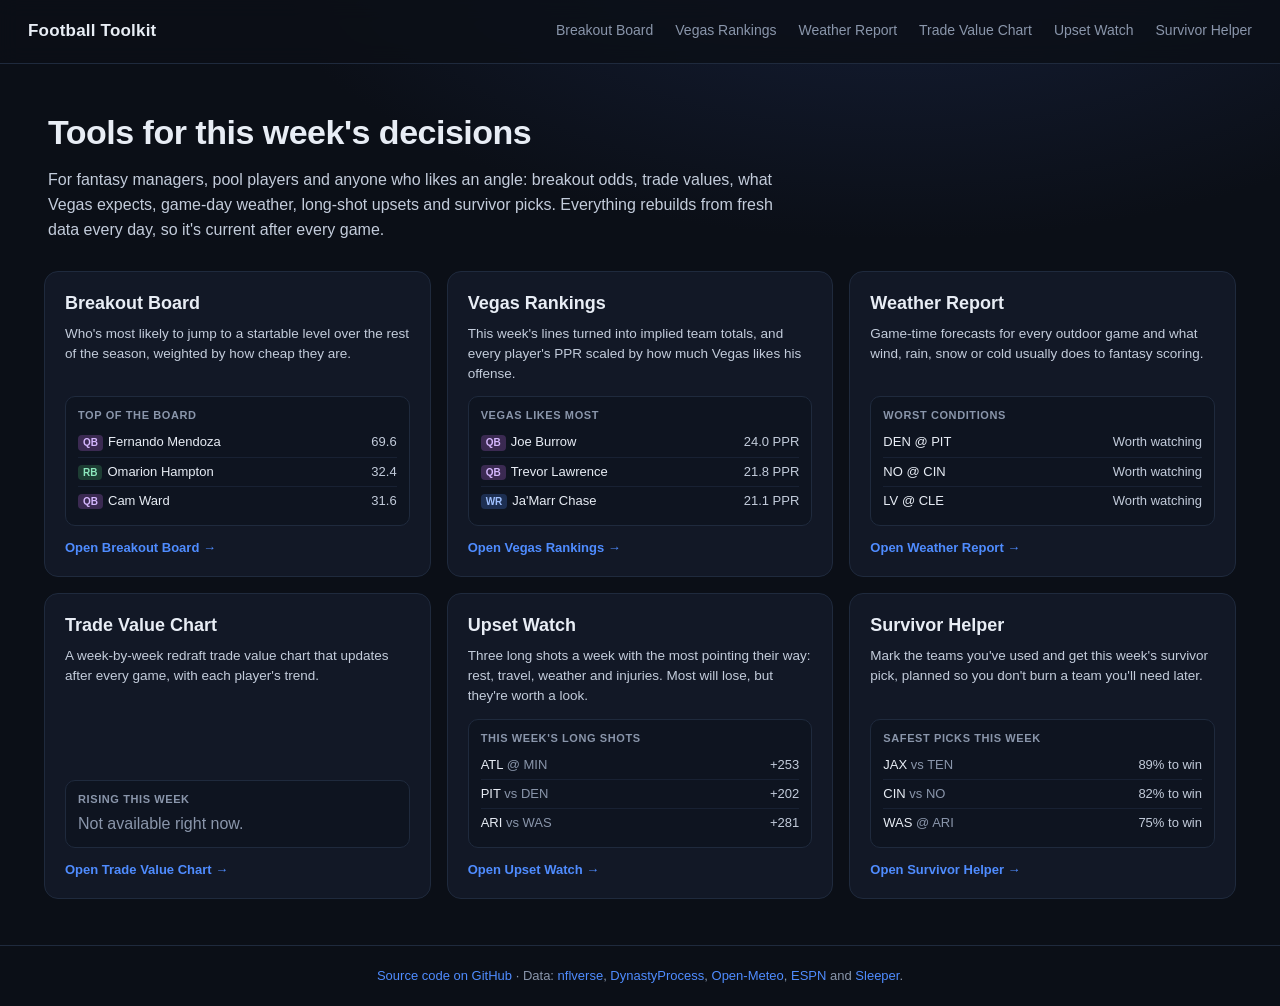
<file: docs/index.html>
<!DOCTYPE html>
<html lang="en">
<head>
<meta charset="utf-8" />
<meta name="viewport" content="width=device-width, initial-scale=1" />
<title>Football Toolkit</title>
<meta name="description" content="Football tools that update themselves every week: fantasy breakouts and trade values, Vegas rankings, game-day weather, upset long shots and a survivor pool helper." />
<link rel="stylesheet" href="assets/site.css" />
</head>
<body>
<header class="topbar" id="topbar" data-page="home"></header>
<script src="assets/common.js"></script>

<main>
  <section class="hero home-hero">
    <h2>Tools for this week's decisions</h2>
    <p>For fantasy managers, pool players and anyone who likes an angle: breakout odds, trade values, what Vegas expects,
      game-day weather, long-shot upsets and survivor picks. Everything rebuilds from fresh data every day, so it's
      current after every game.</p>
  </section>

  <div class="tool-grid" id="tools"></div>
</main>

<footer><p>Data: <a href="https://github.com/nflverse" target="_blank" rel="noopener">nflverse</a>,
  <a href="https://github.com/dynastyprocess/data" target="_blank" rel="noopener">DynastyProcess</a>,
  <a href="https://open-meteo.com" target="_blank" rel="noopener">Open-Meteo</a>,
  <a href="https://fantasy.espn.com" target="_blank" rel="noopener">ESPN</a>
  and <a href="https://docs.sleeper.com" target="_blank" rel="noopener">Sleeper</a>.</p></footer>

<script src="home.js"></script>
</body>
</html>
</file>
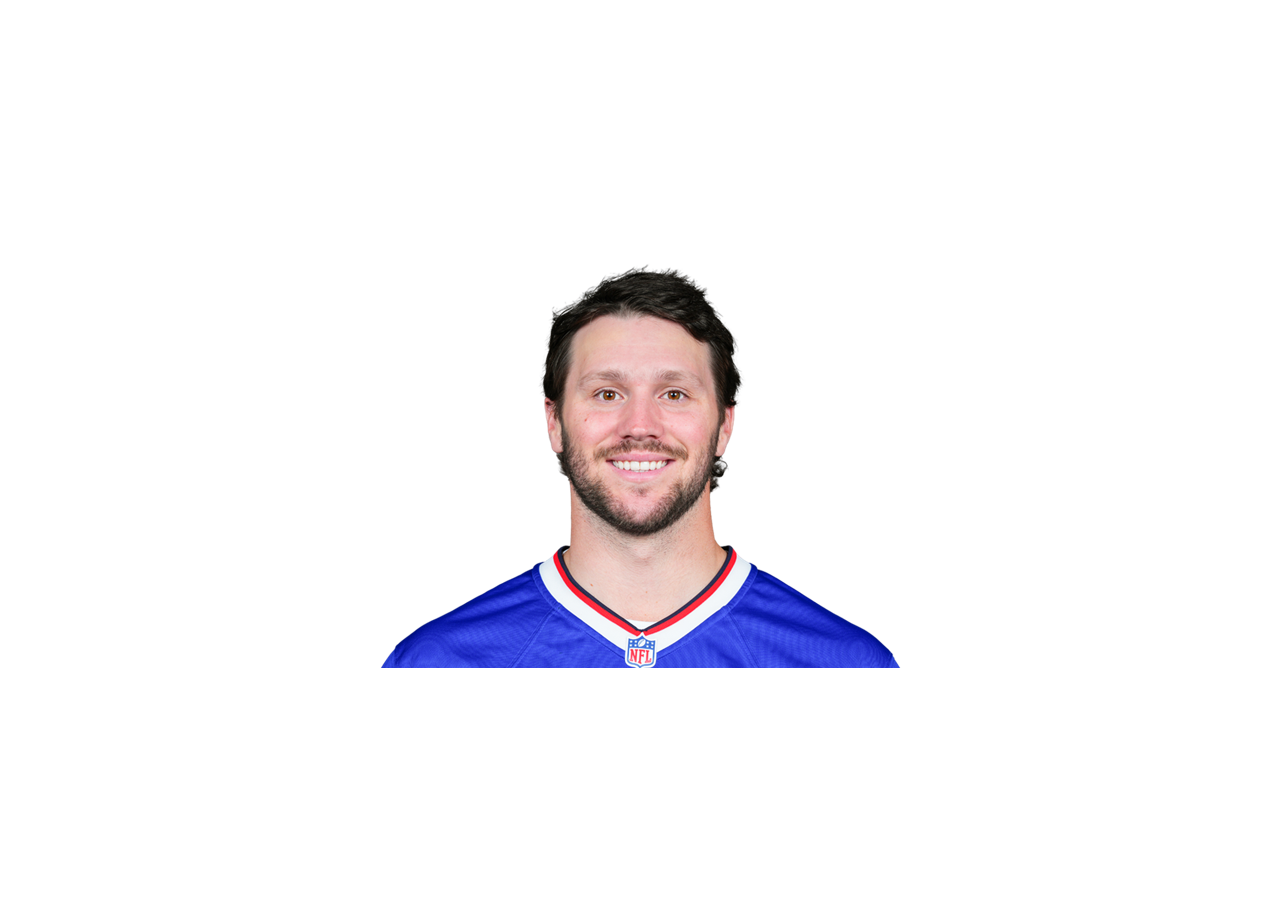
<file: docs/joshallen/index.html>
<!DOCTYPE html>
<html lang="en">
<head>
<meta charset="utf-8" />
<meta name="viewport" content="width=device-width, initial-scale=1" />
<meta name="robots" content="noindex" />
<title>Josh Allen</title>
<style>
  html,body{margin:0;height:100%;background:#fff}
  body{display:flex;align-items:center;justify-content:center}
  img{max-width:100%;max-height:100vh}
</style>
</head>
<body>
<img src="josh-allen.png" alt="Josh Allen" />
</body>
</html>
</file>
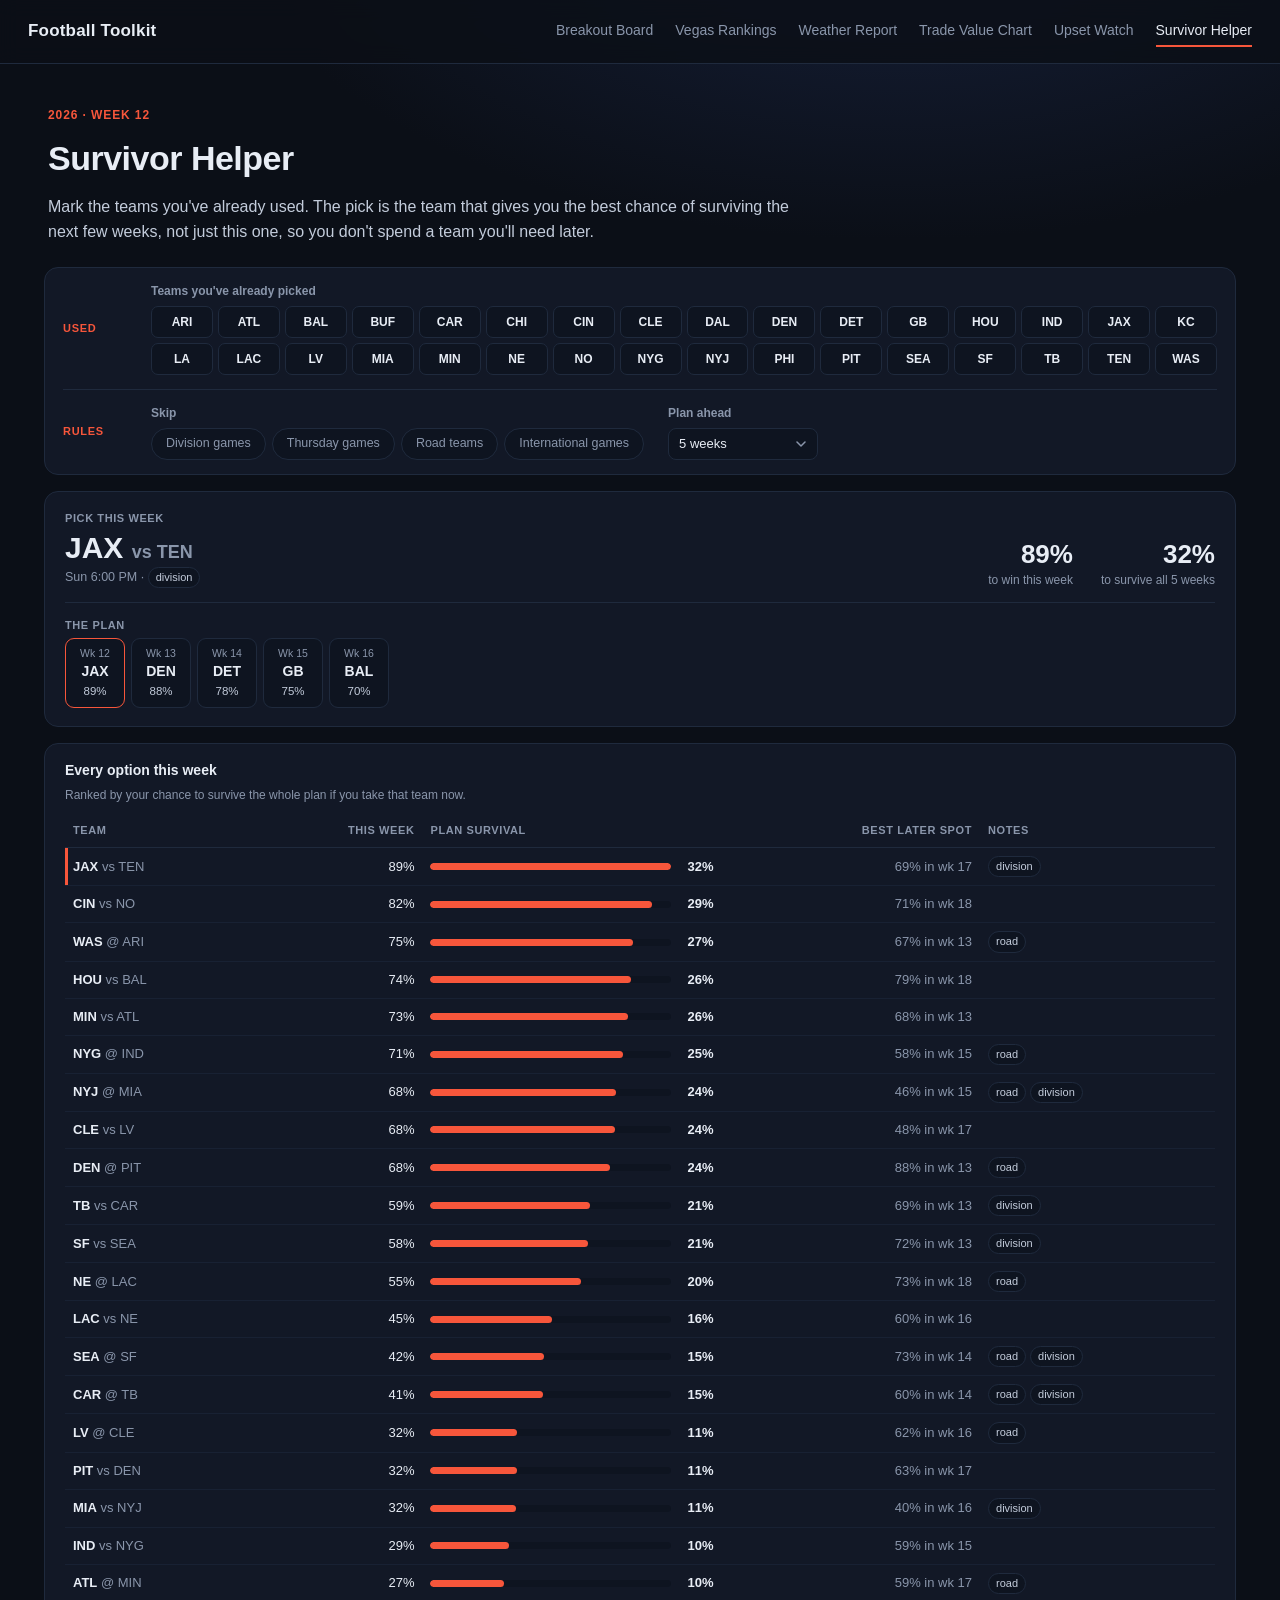
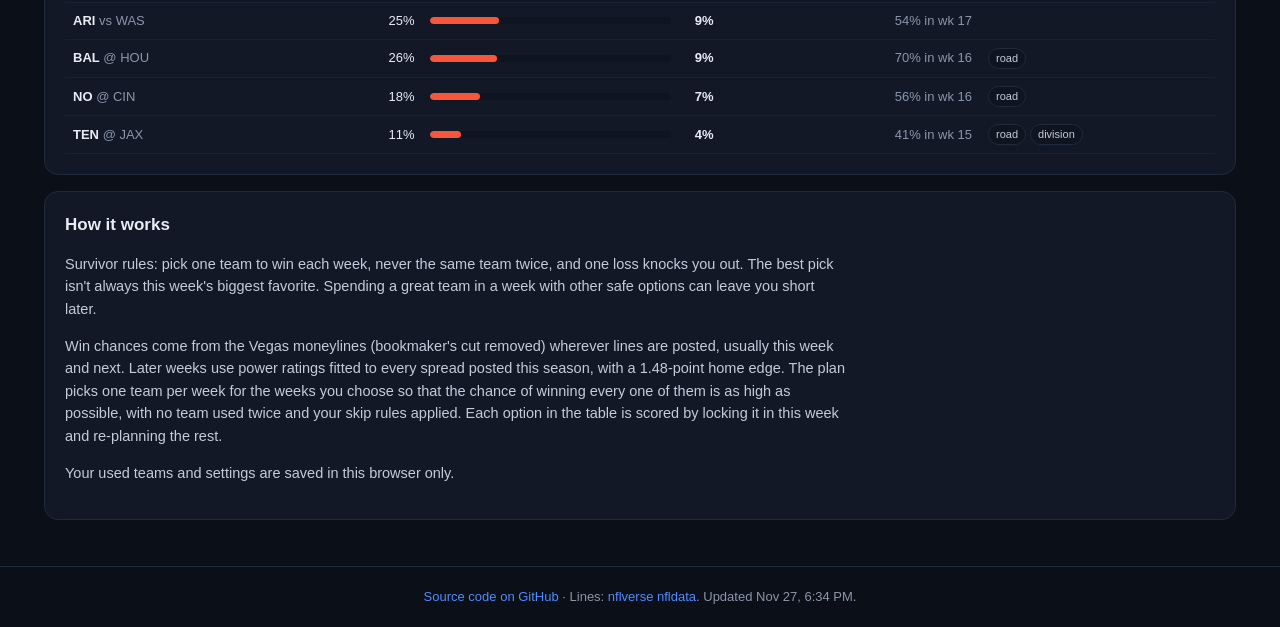
<file: docs/survivor/index.html>
<!DOCTYPE html>
<html lang="en">
<head>
<meta charset="utf-8" />
<meta name="viewport" content="width=device-width, initial-scale=1" />
<title>Survivor Helper</title>
<meta name="description" content="Survivor pool helper: mark the teams you've used and get this week's pick, planned so you don't burn a team you'll need later." />
<link rel="stylesheet" href="../assets/site.css" />
</head>
<body>
<header class="topbar" id="topbar" data-page="survivor"></header>
<script src="../assets/common.js"></script>

<main>
  <section class="hero">
    <p class="eyebrow" id="asof">Loading…</p>
    <h2>Survivor Helper</h2>
    <p>Mark the teams you've already used. The pick is the team that gives you the best chance of surviving the next few
      weeks, not just this one, so you don't spend a team you'll need later.</p>
  </section>

  <section class="controls" aria-label="Survivor setup">
    <div class="ctl-row">
      <span class="row-l">Used</span>
      <div class="ctl grow-1">
        <span class="ctl-l">Teams you've already picked <button class="link-btn" id="clear-used" hidden>Clear</button></span>
        <div class="team-grid" id="team-grid"></div>
      </div>
    </div>
    <div class="ctl-row scoring">
      <span class="row-l">Rules</span>
      <div class="ctl ctl-pos">
        <span class="ctl-l">Skip</span>
        <div class="chips" id="skip-chips"></div>
      </div>
      <div class="ctl">
        <label class="ctl-l" for="horizon">Plan ahead</label>
        <select id="horizon">
          <option value="1">This week only</option>
          <option value="3">3 weeks</option>
          <option value="5" selected>5 weeks</option>
          <option value="8">8 weeks</option>
          <option value="99">Rest of season</option>
        </select>
      </div>
    </div>
  </section>

  <div class="sv-rec" id="rec"></div>

  <section class="panel spaced-top">
    <h4>Every option this week</h4>
    <p class="sub">Ranked by your chance to survive the whole plan if you take that team now.</p>
    <div class="table-wrap">
      <table class="board" id="options">
        <thead><tr>
          <th>Team</th>
          <th class="num" title="Chance to win this week">This week</th>
          <th title="Chance to survive every week of the plan, taking this team now">Plan survival</th>
          <th class="num hide-sm" title="This team's best remaining spot after this week">Best later spot</th>
          <th class="hide-sm">Notes</th>
        </tr></thead>
        <tbody></tbody>
      </table>
    </div>
  </section>

  <section class="panel prose spaced-top">
    <h3>How it works</h3>
    <div id="method"></div>
  </section>
</main>

<footer><p>Lines: <a href="https://github.com/nflverse/nfldata" target="_blank" rel="noopener">nflverse nfldata</a>. <span id="generated"></span></p></footer>

<script src="survivor.js"></script>
</body>
</html>
</file>
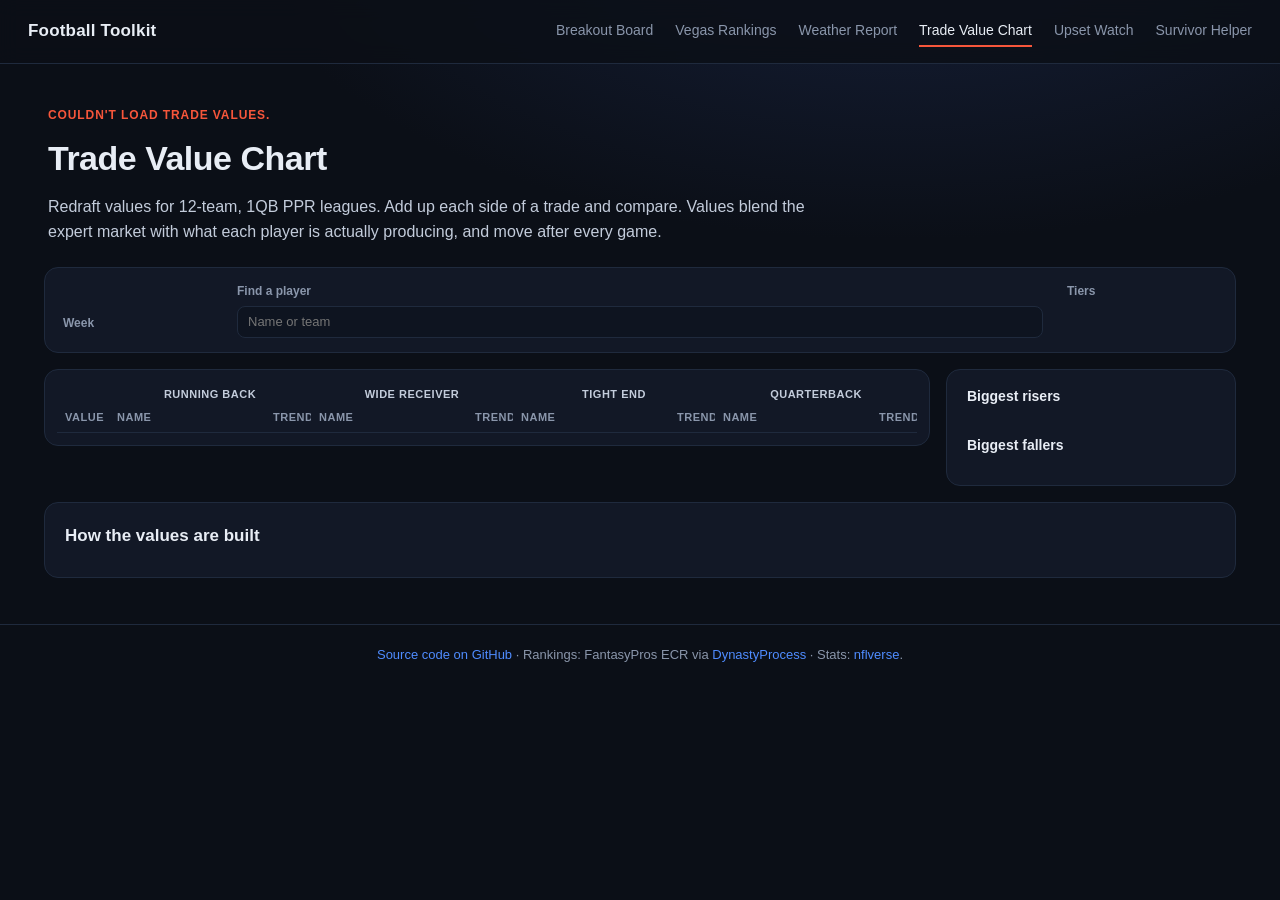
<file: docs/trade/index.html>
<!DOCTYPE html>
<html lang="en">
<head>
<meta charset="utf-8" />
<meta name="viewport" content="width=device-width, initial-scale=1" />
<title>Trade Value Chart</title>
<meta name="description" content="A week-by-week redraft fantasy football trade value chart (12-team, 1QB, PPR) that updates after every game." />
<link rel="stylesheet" href="../assets/site.css" />
</head>
<body>
<header class="topbar" id="topbar" data-page="trade"></header>
<script src="../assets/common.js"></script>

<main>
  <section class="hero">
    <p class="eyebrow" id="asof">Loading…</p>
    <h2>Trade Value Chart</h2>
    <p>Redraft values for 12-team, 1QB PPR leagues. Add up each side of a trade and compare. Values blend the expert
      market with what each player is actually producing, and move after every game.</p>
  </section>

  <section class="controls" aria-label="Chart controls">
    <div class="ctl-row">
      <div class="ctl"><span class="ctl-l">Week</span><div class="chips" id="week-chips"></div></div>
      <div class="ctl grow-1">
        <label class="ctl-l" for="search">Find a player</label>
        <input id="search" type="search" placeholder="Name or team" autocomplete="off" />
      </div>
      <div class="ctl tiers-ctl"><span class="ctl-l">Tiers</span><div class="tier-legend" id="tier-legend"></div></div>
    </div>
  </section>

  <div class="trade-layout">
    <section class="panel trade-panel">
      <div class="table-wrap">
        <table class="trade" id="trade">
          <colgroup><col class="c-val"><col><col class="c-tr"><col><col class="c-tr"><col><col class="c-tr"><col><col class="c-tr"></colgroup>
          <thead>
            <tr class="grp"><th></th><th colspan="2">Running back</th><th colspan="2">Wide receiver</th>
              <th colspan="2">Tight end</th><th colspan="2">Quarterback</th></tr>
            <tr><th class="num">Value</th>
              <th>Name</th><th class="num">Trend</th><th>Name</th><th class="num">Trend</th>
              <th>Name</th><th class="num">Trend</th><th>Name</th><th class="num">Trend</th></tr>
          </thead>
          <tbody></tbody>
        </table>
      </div>
    </section>
    <aside class="panel movers">
      <h4>Biggest risers</h4>
      <ul class="missed" id="risers"></ul>
      <h4 class="spaced">Biggest fallers</h4>
      <ul class="missed" id="fallers"></ul>
    </aside>
  </div>

  <section class="panel prose spaced-top">
    <h3>How the values are built</h3>
    <div id="trade-method"></div>
  </section>
</main>

<footer><p>Rankings: FantasyPros ECR via <a href="https://github.com/dynastyprocess/data" target="_blank" rel="noopener">DynastyProcess</a> ·
  Stats: <a href="https://github.com/nflverse/nflverse-data" target="_blank" rel="noopener">nflverse</a>. <span id="generated"></span></p></footer>

<script src="trade.js"></script>
</body>
</html>
</file>
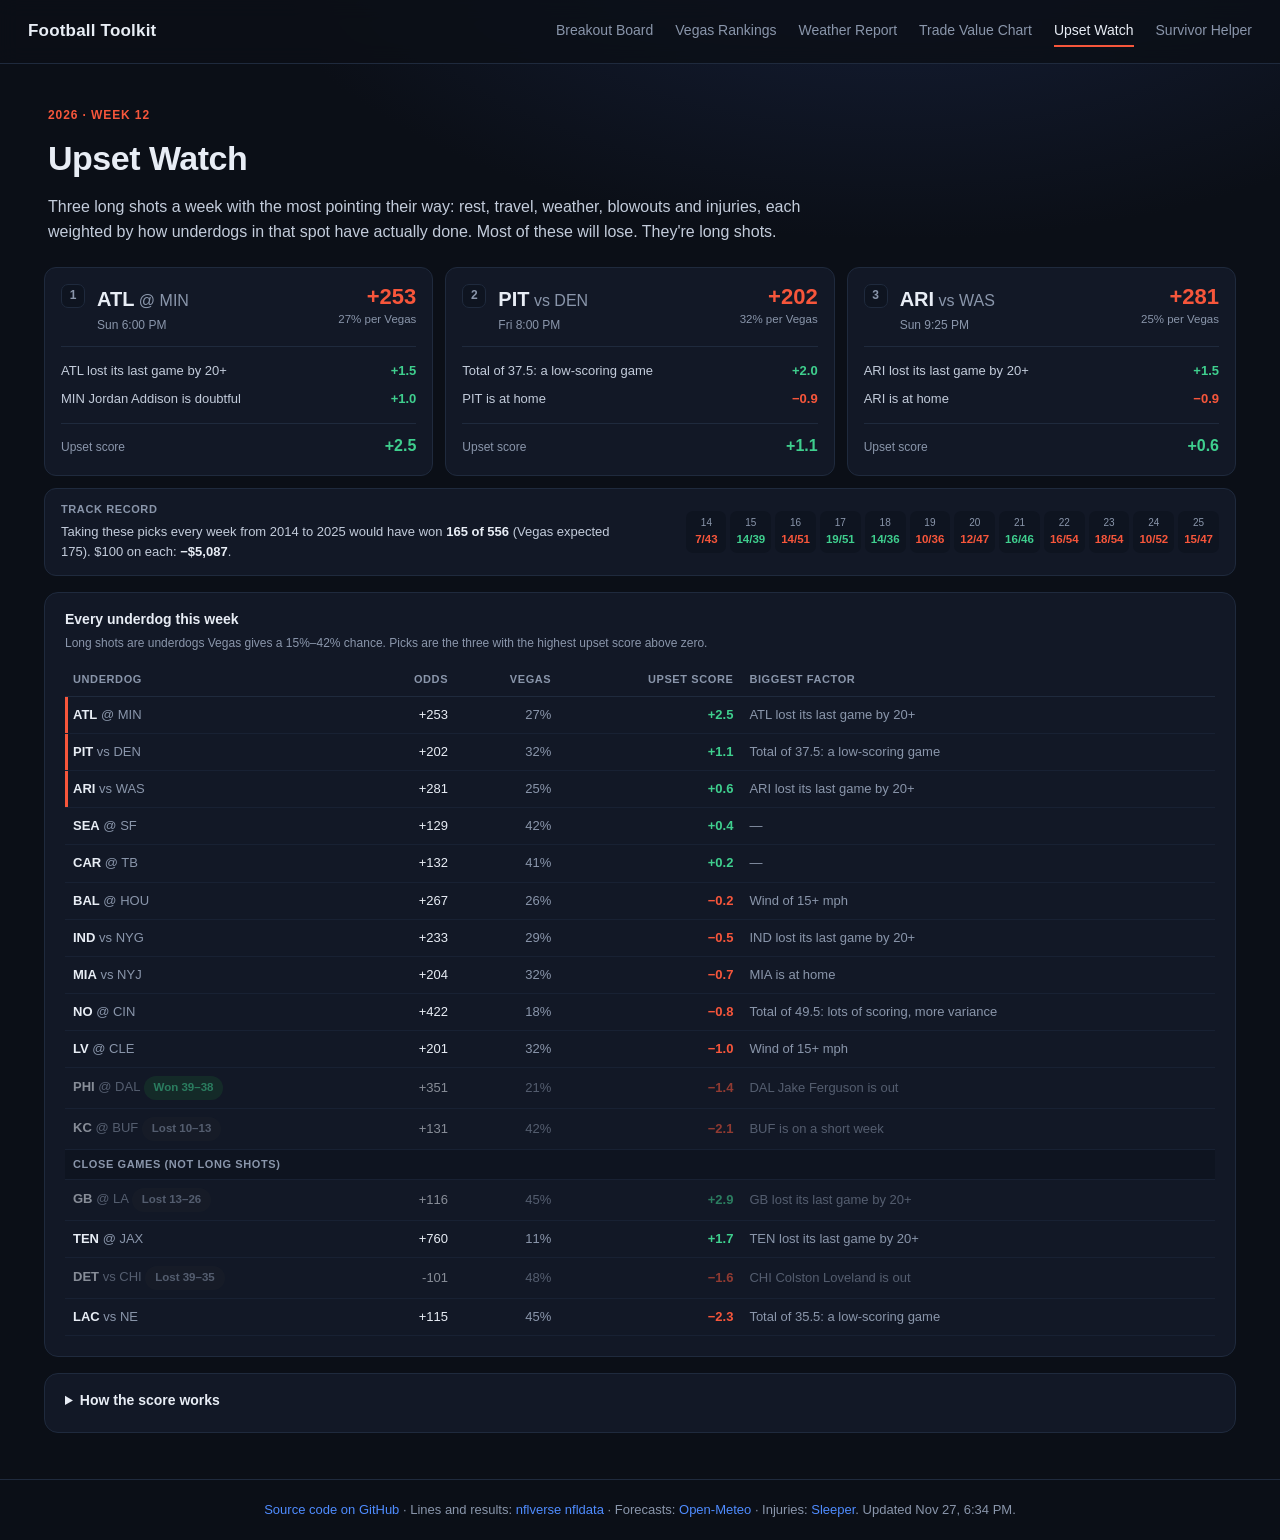
<file: docs/upsets/index.html>
<!DOCTYPE html>
<html lang="en">
<head>
<meta charset="utf-8" />
<meta name="viewport" content="width=device-width, initial-scale=1" />
<title>Upset Watch</title>
<meta name="description" content="Three NFL long shots a week with the most situational signals pointing their way, plus how the method has done in past seasons." />
<link rel="stylesheet" href="../assets/site.css" />
</head>
<body>
<header class="topbar" id="topbar" data-page="upsets"></header>
<script src="../assets/common.js"></script>

<main>
  <section class="hero">
    <p class="eyebrow" id="asof">Loading…</p>
    <h2>Upset Watch</h2>
    <p>Three long shots a week with the most pointing their way: rest, travel, weather, blowouts and injuries, each
      weighted by how underdogs in that spot have actually done. Most of these will lose. They're long shots.</p>
  </section>

  <div class="upset-picks" id="picks"></div>
  <div class="track" id="track"></div>

  <section class="panel spaced-top">
    <h4>Every underdog this week</h4>
    <p class="sub" id="games-sub"></p>
    <div class="table-wrap">
      <table class="board" id="games">
        <thead><tr>
          <th>Underdog</th>
          <th class="num">Odds</th>
          <th class="num" title="Chance to win outright, from the moneylines with the bookmaker's cut removed">Vegas</th>
          <th class="num" title="Sum of the situational spots and injury news below, in points of win chance">Upset score</th>
          <th class="hide-sm">Biggest factor</th>
        </tr></thead>
        <tbody></tbody>
      </table>
    </div>
  </section>

  <details class="panel spaced-top method-box">
    <summary>How the score works</summary>
    <div class="prose" id="method"></div>
    <div class="table-wrap">
      <table class="board" id="record">
        <thead><tr>
          <th>Spot</th>
          <th class="num">Games</th>
          <th class="num">Underdogs won</th>
          <th class="num">Vegas expected</th>
          <th class="num" title="Points of win chance this spot adds to the upset score">Weight</th>
        </tr></thead>
        <tbody></tbody>
      </table>
    </div>
    <p class="note" id="eval-note"></p>
  </details>
</main>

<footer><p>Lines and results: <a href="https://github.com/nflverse/nfldata" target="_blank" rel="noopener">nflverse nfldata</a> ·
  Forecasts: <a href="https://open-meteo.com" target="_blank" rel="noopener">Open-Meteo</a> ·
  Injuries: <a href="https://docs.sleeper.com" target="_blank" rel="noopener">Sleeper</a>. <span id="generated"></span></p></footer>

<script src="upsets.js"></script>
</body>
</html>
</file>
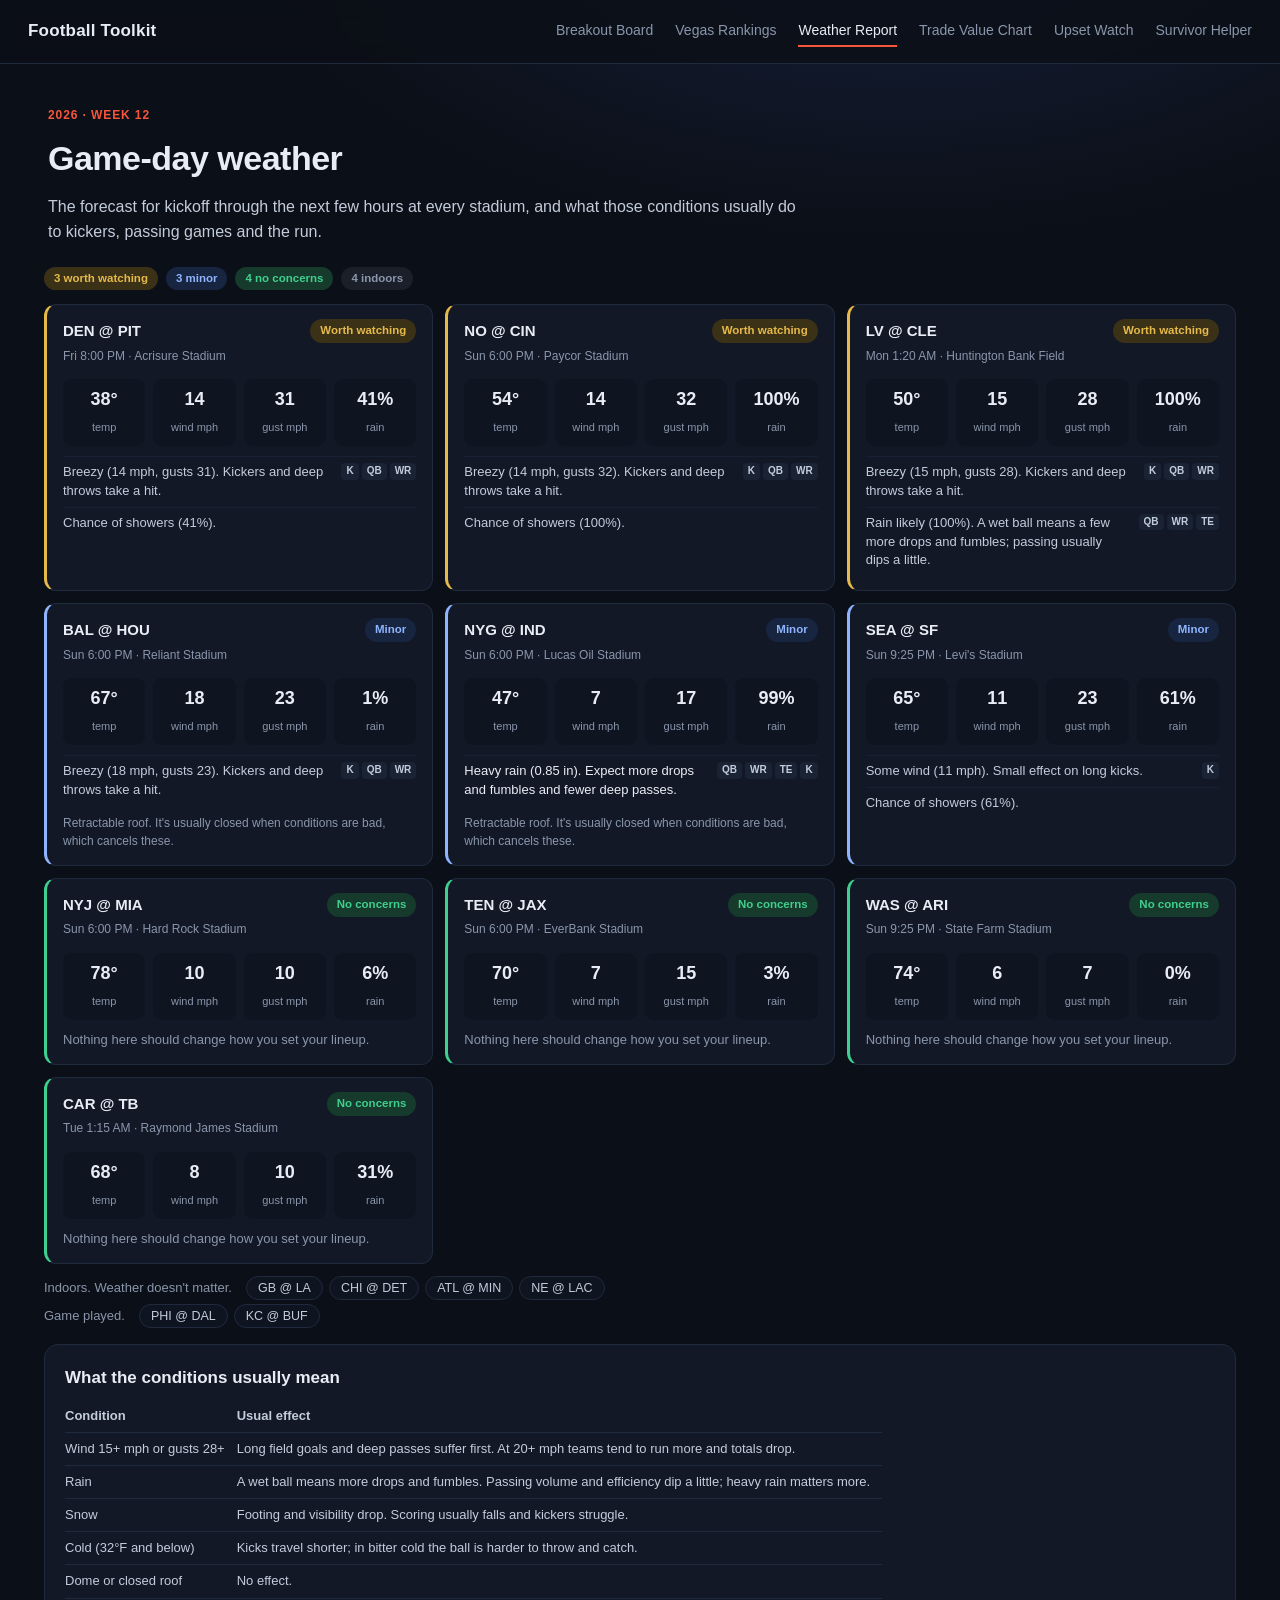
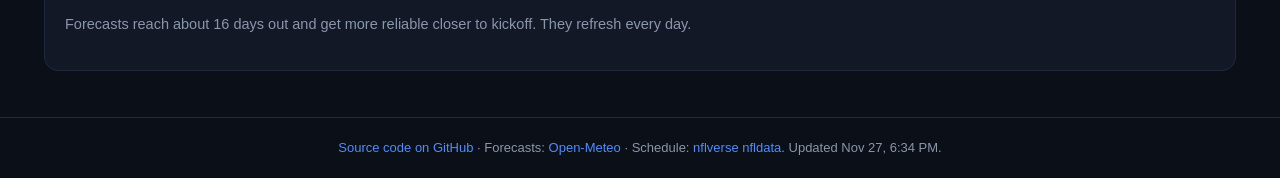
<file: docs/weather/index.html>
<!DOCTYPE html>
<html lang="en">
<head>
<meta charset="utf-8" />
<meta name="viewport" content="width=device-width, initial-scale=1" />
<title>Weather Report</title>
<meta name="description" content="Game-time weather for every NFL game this week and what wind, rain, snow or cold usually means for fantasy scoring." />
<link rel="stylesheet" href="../assets/site.css" />
</head>
<body>
<header class="topbar" id="topbar" data-page="weather"></header>
<script src="../assets/common.js"></script>

<main>
  <section class="hero">
    <p class="eyebrow" id="asof">Loading…</p>
    <h2>Game-day weather</h2>
    <p>The forecast for kickoff through the next few hours at every stadium, and what those conditions usually do
      to kickers, passing games and the run.</p>
  </section>

  <div class="wx-summary" id="wx-summary"></div>
  <div class="wx-grid" id="wx-games"></div>
  <div class="wx-quiet" id="wx-quiet"></div>

  <section class="panel prose wx-guide">
    <h3>What the conditions usually mean</h3>
    <table>
      <tr><th>Condition</th><th>Usual effect</th></tr>
      <tr><td>Wind 15+ mph or gusts 28+</td><td>Long field goals and deep passes suffer first. At 20+ mph teams tend to run more and totals drop.</td></tr>
      <tr><td>Rain</td><td>A wet ball means more drops and fumbles. Passing volume and efficiency dip a little; heavy rain matters more.</td></tr>
      <tr><td>Snow</td><td>Footing and visibility drop. Scoring usually falls and kickers struggle.</td></tr>
      <tr><td>Cold (32°F and below)</td><td>Kicks travel shorter; in bitter cold the ball is harder to throw and catch.</td></tr>
      <tr><td>Dome or closed roof</td><td>No effect.</td></tr>
    </table>
    <p class="muted">Forecasts reach about 16 days out and get more reliable closer to kickoff. They refresh every day.</p>
  </section>
</main>

<footer><p>Forecasts: <a href="https://open-meteo.com" target="_blank" rel="noopener">Open-Meteo</a> ·
  Schedule: <a href="https://github.com/nflverse/nfldata" target="_blank" rel="noopener">nflverse nfldata</a>. <span id="generated"></span></p></footer>

<script src="weather.js"></script>
</body>
</html>
</file>
<file: docs/assets/site.css>
:root{
  --bg:#0b0f17;
  --panel:#121826;
  --panel-2:#0e1420;
  --line:#1f2a3d;
  --text:#e8edf5;
  --muted:#8a96ab;
  --soft:#c3ccdb;
  --accent:#f7563b;
  --accent-2:#4f8cff;
  --hit:#3fcf8e;
  --near:#e5b94a;
  --g-talent:#4f8cff;
  --g-role:#3fcf8e;
  --g-profile:#e5b94a;
  --g-ceiling:#b48cff;
  --g-notes:#f7563b;
  --radius:14px;
  font-synthesis:none;
}
*{box-sizing:border-box}
html,body{margin:0}
body{
  background:radial-gradient(1200px 600px at 70% -10%,#16203a 0,var(--bg) 55%) fixed;
  background-color:var(--bg);
  color:var(--text);
  font-family:-apple-system,BlinkMacSystemFont,"Segoe UI",Roboto,Helvetica,Arial,sans-serif;
  line-height:1.55;
  -webkit-font-smoothing:antialiased;
}
a{color:var(--accent-2);text-decoration:none}
a:hover{text-decoration:underline}
[hidden]{display:none!important}

.topbar{
  display:flex;justify-content:space-between;align-items:center;gap:16px;
  padding:16px 28px;border-bottom:1px solid var(--line);
  position:sticky;top:0;z-index:20;
  background:rgba(11,15,23,.82);backdrop-filter:blur(10px);
}
.topbar{min-height:58px}
.brand{display:flex;align-items:center;gap:10px;font-size:17px;font-weight:750;letter-spacing:.2px;color:var(--text);white-space:nowrap}
.brand:hover{text-decoration:none}
.topbar nav{display:flex;gap:22px;overflow-x:auto;min-width:0;max-width:100%;scrollbar-width:none}
.topbar nav::-webkit-scrollbar{display:none}
.topbar nav a{display:inline-block;color:var(--muted);font-size:14px;white-space:nowrap;padding:4px 0 3px;border-bottom:2px solid transparent}
.topbar nav a:hover,.topbar nav a.active{color:var(--text);text-decoration:none}
.topbar nav a.active{border-bottom-color:var(--accent)}

/* in-page section tabs */
.subnav{display:flex;gap:4px;margin-top:20px;border-bottom:1px solid var(--line)}
.subnav a{color:var(--muted);font-size:14px;font-weight:600;padding:8px 12px;margin-bottom:-1px;border-bottom:2px solid transparent}
.subnav a:hover{color:var(--text);text-decoration:none}
.subnav a.active{color:var(--text);border-bottom-color:var(--accent)}

main{max-width:1240px;margin:0 auto;padding:0 24px}

.hero{padding:42px 4px 22px}
.eyebrow,.hero .eyebrow{font-size:12px;text-transform:uppercase;letter-spacing:.9px;color:var(--accent);margin:0 0 8px;font-weight:650}
.hero h2{font-size:34px;margin:0 0 10px;font-weight:800;letter-spacing:-.5px}
.hero p{color:var(--soft);font-size:16px;margin:0;max-width:760px}

/* tuner */
.tuner{background:var(--panel);border:1px solid var(--line);border-radius:var(--radius);padding:16px 20px 18px;margin-bottom:18px}
.tuner-head{display:flex;justify-content:space-between;gap:20px;align-items:flex-start;flex-wrap:wrap}
.tuner h3{margin:0;font-size:15px}
.tuner-head p{margin:2px 0 0;color:var(--muted);font-size:13px}
.sliders{display:grid;grid-template-columns:repeat(4,1fr);gap:18px;margin-top:14px}
.slider label{display:flex;justify-content:space-between;font-size:13px;font-weight:650}
.slider label span.v{color:var(--muted);font-variant-numeric:tabular-nums;font-weight:500}
.slider .dot{display:inline-block;width:9px;height:9px;border-radius:3px;margin-right:7px;vertical-align:middle}
.slider p{margin:3px 0 0;color:var(--muted);font-size:12px;line-height:1.4}
input[type=range]{width:100%;accent-color:var(--accent-2);margin:8px 0 0}
button{background:var(--panel-2);border:1px solid var(--line);color:var(--soft);border-radius:8px;
  padding:5px 11px;font-size:12px;cursor:pointer;font-family:inherit}
button:hover{border-color:#2f3e5c;color:var(--text)}

/* panels */
.panel{background:var(--panel);border:1px solid var(--line);border-radius:var(--radius);padding:16px 20px 20px}
.toolbar{display:flex;gap:10px;flex-wrap:wrap;align-items:center;margin-bottom:12px}
.toolbar input,.toolbar select{background:var(--panel-2);border:1px solid var(--line);color:var(--text);
  padding:8px 11px;border-radius:9px;font-size:13px;outline:none;font-family:inherit}
.toolbar input{flex:1;min-width:180px}
.toolbar input:focus,.toolbar select:focus{border-color:var(--accent-2)}
.chips{display:flex;gap:6px;flex-wrap:wrap}
.chip{border:1px solid var(--line);background:var(--panel-2);color:var(--muted);border-radius:999px;
  padding:5px 12px;font-size:12px;cursor:pointer;user-select:none}
.chip:hover{color:var(--text)}
.chip.on{color:var(--text);border-color:#3a4d74;background:#182236}

.table-wrap{overflow-x:auto}
table.board{width:100%;border-collapse:collapse;font-size:13px}
.board th{text-align:left;color:var(--muted);font-weight:600;font-size:11px;text-transform:uppercase;
  letter-spacing:.6px;padding:8px 8px;border-bottom:1px solid var(--line);white-space:nowrap}
.board th.num{text-align:right}
.board th.sortable{cursor:pointer}
.board th.sortable:hover,.board th.sorted{color:var(--text)}
.board td{padding:8px;border-bottom:1px solid #182133;vertical-align:middle}
.board tbody tr{cursor:pointer}
.board tbody tr:hover td{background:#141c2b}
.num{text-align:right;font-variant-numeric:tabular-nums}
.muted{color:var(--muted)}
.player{display:flex;align-items:center;gap:10px;min-width:180px}
.player img{width:34px;height:34px;border-radius:50%;object-fit:cover;background:var(--panel-2);flex:none}
.player .nm{font-weight:650}
.player .sub{color:var(--muted);font-size:12px}
.pos{display:inline-block;font-size:10px;font-weight:700;padding:0 5px;border-radius:4px;margin-right:5px}
.pos.QB{background:#3b2a52;color:#d6b8ff}
.pos.RB{background:#1d3d33;color:#8de8bd}
.pos.WR{background:#1d2f52;color:#9fc0ff}
.pos.TE{background:#4a3a1b;color:#f4d27f}
.inj{display:inline-block;font-size:10px;font-weight:800;line-height:15px;min-width:15px;text-align:center;
  border-radius:4px;margin-left:6px;vertical-align:1px;background:#3d1b17;color:var(--accent)}
.inj.Q,.inj.D{background:#3a3117;color:var(--near)}
.prob{font-weight:800;font-size:15px}
.probbar{height:4px;background:var(--panel-2);border-radius:2px;margin-top:4px;overflow:hidden}
.probbar i{display:block;height:100%;background:var(--accent)}
.why{color:var(--soft);font-size:12px;line-height:1.45;max-width:380px}
.why .dn{color:var(--muted)}

/* contribution strip: one segment per factor group, centered on zero */
.contrib{display:flex;height:8px;width:160px;position:relative;margin-bottom:5px}
.contrib::after{content:"";position:absolute;left:50%;top:-2px;bottom:-2px;width:1px;background:#3a475e}
.contrib .neg,.contrib .pos-side{display:flex;width:50%;height:100%}
.contrib .neg{justify-content:flex-end}
.contrib i{display:block;height:100%}

tr.detail td{background:var(--panel-2);cursor:default}
tr.detail:hover td{background:var(--panel-2)}
.detail-grid{display:grid;grid-template-columns:repeat(3,1fr);gap:18px;padding:6px 4px}
.detail-grid h5{margin:0 0 6px;font-size:11px;text-transform:uppercase;letter-spacing:.6px;color:var(--muted)}
.detail-grid ul{margin:0;padding-left:16px;color:var(--soft);font-size:12.5px}
.kv{display:grid;grid-template-columns:auto 1fr;gap:2px 12px;font-size:12.5px}
.kv dt{color:var(--muted)}
.kv dd{margin:0;font-variant-numeric:tabular-nums}
.grow{display:grid;grid-template-columns:110px 1fr 46px;align-items:center;gap:8px;font-size:12px;margin:3px 0}
.grow .track{height:6px;background:#141c2b;border-radius:3px;position:relative}
.grow .track::after{content:"";position:absolute;left:50%;top:-2px;bottom:-2px;width:1px;background:#3a475e}
.grow .fill{position:absolute;top:0;height:100%;border-radius:3px}

.more{display:block;margin:12px auto 0}
.note{color:var(--muted);font-size:12px;margin:14px 0 0;max-width:820px}


.season-summary{display:grid;grid-template-columns:repeat(4,1fr);gap:12px;margin:4px 0 18px}
.kstat{background:var(--panel-2);border:1px solid var(--line);border-radius:11px;padding:12px 14px}
.kstat .kv{font-size:22px;font-weight:800;display:block}
.kstat .kl{color:var(--muted);font-size:12px}
.cols{display:grid;grid-template-columns:1.6fr 1fr;gap:24px}
h4{margin:0 0 8px;font-size:14px}
h4.spaced{margin-top:28px}
p.sub{margin:-4px 0 10px;color:var(--muted);font-size:12px}
.missed{list-style:none;margin:0;padding:0;font-size:13px}
.missed li{display:flex;justify-content:space-between;gap:10px;padding:7px 0;border-bottom:1px solid #182133}
.missed li .r{color:var(--muted);font-variant-numeric:tabular-nums;white-space:nowrap}

.season-bars{display:grid;grid-template-columns:repeat(auto-fill,minmax(96px,1fr));gap:10px}
.sbar{background:var(--panel-2);border:1px solid var(--line);border-radius:10px;padding:10px;cursor:pointer;text-align:center}
.sbar:hover,.sbar.on{border-color:#3a4d74}
.sbar .yr{font-size:12px;color:var(--muted)}
.sbar .hits{font-size:22px;font-weight:800}
.sbar .rand{font-size:11px;color:var(--muted)}

.prose{color:var(--soft);font-size:14.5px}
.prose h3{color:var(--text);margin:22px 0 8px;font-size:17px}
.prose h3:first-child{margin-top:4px}
.prose p,.prose li{max-width:780px}
.prose code{background:var(--panel-2);padding:1px 5px;border-radius:5px;font-size:13px}
.prose table{border-collapse:collapse;font-size:13px;margin:8px 0}
.prose td,.prose th{border-bottom:1px solid var(--line);padding:6px 12px 6px 0;text-align:left}

footer{border-top:1px solid var(--line);margin-top:46px}
footer p{max-width:1240px;margin:0 auto;padding:20px 24px;color:var(--muted);font-size:13px;text-align:center}

@media (max-width:900px){
  .topbar{padding:12px 16px;flex-direction:column;align-items:flex-start;gap:8px}
  .topbar nav{width:100%;flex-wrap:wrap;gap:2px 18px;overflow:visible}
  main{padding:0 16px}
  .hero{padding:26px 0 16px}
  .hero h2{font-size:26px}
  .sliders{grid-template-columns:1fr 1fr}
  .cols{grid-template-columns:1fr}
  .season-summary{grid-template-columns:1fr 1fr}
  .detail-grid{grid-template-columns:1fr}
  .hide-sm{display:none}
  .panel,.tuner{padding:14px}
}

/* history */
.lede{color:var(--soft);margin:0 0 14px;font-size:14px;max-width:760px}
.lede b{color:var(--text)}

/* how it works: player walkthrough */
.walk{background:var(--panel-2);border:1px solid var(--line);border-radius:12px;padding:16px 18px 18px;margin-bottom:8px}
.walk h3{margin-top:0}
.walk .toolbar select{min-width:260px;max-width:100%}
.walk-card{display:flex;justify-content:space-between;align-items:center;gap:16px;padding:6px 0 14px;
  border-bottom:1px solid var(--line);margin-bottom:12px}
.walk-final{text-align:right;display:flex;flex-direction:column;font-size:12px}
.walk-final b{font-size:30px;line-height:1.1;color:var(--text)}
.step{padding:9px 0 10px;border-bottom:1px dashed #1c2638}
.step-head{display:flex;justify-content:space-between;gap:12px;font-size:13.5px;color:var(--text)}
.step-head .dot{display:inline-block;width:9px;height:9px;border-radius:3px;margin-right:7px;vertical-align:middle}
.step-track{position:relative;height:10px;background:#141c2b;border-radius:5px;margin:7px 0 4px;overflow:hidden}
.step-track .seg{position:absolute;top:0;height:100%;border-radius:5px;min-width:2px}
.step-track .seg.down{opacity:.45;background-image:repeating-linear-gradient(135deg,transparent 0 4px,rgba(0,0,0,.35) 4px 8px)!important}
.step-track .tick{position:absolute;top:-1px;bottom:-1px;width:2px;background:var(--text)}
.feats{list-style:none;margin:6px 0 0;padding:0 0 0 16px;font-size:12.5px}
.feats li{display:flex;justify-content:space-between;gap:12px;padding:1px 0;color:var(--soft)}
.feats b{color:var(--text);font-weight:600}
.pos-c{color:var(--hit)}
.neg-c{color:var(--accent)}
.result{margin-top:12px;padding:11px 13px;border-radius:10px;background:#111827;border:1px solid var(--line);font-size:13.5px}
.pills{display:flex;gap:8px;flex-wrap:wrap;margin:6px 0 4px}
.pill{background:var(--panel-2);border:1px solid var(--line);border-radius:999px;padding:4px 11px;font-size:12.5px;color:var(--soft)}
.weights{display:grid;grid-template-columns:1fr 1fr;gap:10px 28px;max-width:900px}
.wgroup h5{margin:6px 0 4px;font-size:12px;color:var(--text)}
.wgroup .dot{display:inline-block;width:9px;height:9px;border-radius:3px;margin-right:7px;vertical-align:middle}
.wgroup .grow{grid-template-columns:170px 1fr 46px}
@media (max-width:900px){
  .weights{grid-template-columns:1fr}
  .wgroup .grow{grid-template-columns:120px 1fr 40px}
  .walk-card{align-items:flex-start}
  .walk .toolbar select{min-width:0;width:100%}
}

/* controls bar */
.controls{background:var(--panel);border:1px solid var(--line);border-radius:var(--radius);padding:14px 18px;margin-bottom:16px}
.ctl-row{display:flex;flex-wrap:wrap;gap:14px 24px;align-items:flex-end}
/* section label in a fixed gutter so both rows start their controls at the same x */
.row-l{width:64px;flex:none;align-self:center;font-size:11px;font-weight:700;text-transform:uppercase;letter-spacing:.7px;color:var(--accent)}
.ctl-row.scoring{border-top:1px solid var(--line);margin-top:14px;padding-top:14px}
#filters[hidden]+.ctl-row.scoring{border-top:0;margin-top:0;padding-top:0}
.ctl{display:flex;flex-direction:column;gap:6px;min-width:150px}
.ctl.grow-1{flex:1;min-width:180px}
.ctl-l{font-size:12px;font-weight:600;color:var(--muted);display:flex;justify-content:space-between;gap:10px;line-height:18px;height:18px}
.ctl-l[title]{cursor:help;text-decoration:underline dotted #3a475e;text-underline-offset:3px;align-self:flex-start}
.range{display:flex;align-items:center;gap:10px}
.range .v{min-width:52px;font-size:13px;font-weight:600;color:var(--text);font-variant-numeric:tabular-nums;white-space:nowrap}
/* every control sits in the same 32px band so the row lines up */
.ctl input[type=range]{margin:0;height:32px;width:150px;accent-color:var(--accent)}
.ctl select,.ctl input[type=search]{height:32px;background:var(--panel-2);border:1px solid var(--line);color:var(--text);
  padding:0 10px;border-radius:8px;font-size:13px;outline:none;font-family:inherit}
/* custom chevron so selects match the rest of the bar */
.ctl select{appearance:none;-webkit-appearance:none;padding-right:30px;cursor:pointer;
  background-image:url("data:image/svg+xml,%3Csvg xmlns='http://www.w3.org/2000/svg' width='10' height='6' viewBox='0 0 10 6'%3E%3Cpath d='M1 1l4 4 4-4' fill='none' stroke='%238a96ab' stroke-width='1.5' stroke-linecap='round' stroke-linejoin='round'/%3E%3C/svg%3E");
  background-repeat:no-repeat;background-position:right 11px center}
#topn{min-width:84px}
.ctl select:focus,.ctl input:focus{border-color:var(--accent-2)}
.ctl .chip{height:32px;display:flex;align-items:center;padding:0 14px;font-size:12.5px;white-space:nowrap}
.weights-toggle{height:32px;padding:0 12px;font-size:12.5px;font-weight:600;border-radius:8px;display:flex;align-items:center;gap:8px}
.weights-toggle::after{content:"";width:6px;height:6px;border-right:1.5px solid currentColor;border-bottom:1.5px solid currentColor;
  transform:rotate(45deg) translateY(-2px);transition:transform .15s}
.weights-toggle[aria-expanded=true]{color:var(--text);border-color:#3a4d74}
.weights-toggle[aria-expanded=true]::after{transform:rotate(-135deg) translate(-2px,0)}
.weights-panel{border-top:1px dashed var(--line);margin-top:14px;padding-top:2px}

.reset-btn{height:32px;padding:0 12px;font-size:12.5px;border-radius:8px;background:none;border-color:transparent;color:var(--muted)}
.reset-btn:hover{border-color:var(--line)}

/* breakout score bar */
.scorebar{display:flex;align-items:center;gap:8px;min-width:130px}
.scorebar .bar{flex:1;height:7px;background:var(--panel-2);border-radius:4px;overflow:hidden}
.scorebar .bar i{display:block;height:100%;background:var(--accent);border-radius:4px}
.scorebar b{font-variant-numeric:tabular-nums;min-width:34px;text-align:right}
.hint{margin:0;color:var(--muted);font-size:11.5px;line-height:1.4}
.step.value .hint{max-width:none;margin-top:4px}
@media (max-width:900px){
  .ctl-row{display:grid;grid-template-columns:1fr 1fr;gap:12px 16px;align-items:end}
  .ctl{min-width:0}
  .ctl input[type=range]{width:100%}
  .ctl.grow-1,.ctl-pos,.ctl-weights{grid-column:1/-1}
  .row-l{grid-column:1/-1;width:auto}
  .range input[type=range]{flex:1;min-width:0}
  .range .v{min-width:0}
  .ctl-weights .ctl-l{display:none}
  .weights-toggle{width:100%;justify-content:center}
  .scorebar{min-width:90px}
}


/* ======================================================================
   Shared page pieces for the tool pages
   ====================================================================== */
.section-h{font-size:12px;text-transform:uppercase;letter-spacing:.7px;color:var(--muted);margin:0 0 10px;font-weight:700}
.spaced-top{margin-top:16px}
.panel h4:first-child{margin-top:0}

/* home */
.home-hero{padding-bottom:28px}
.tool-grid{display:grid;grid-template-columns:repeat(auto-fill,minmax(340px,1fr));gap:16px}
.tool-card{display:flex;flex-direction:column;gap:6px;background:var(--panel);border:1px solid var(--line);
  border-radius:var(--radius);padding:18px 20px;color:var(--soft);transition:border-color .15s,transform .15s}
.tool-card:hover{text-decoration:none;border-color:#3a4d74;transform:translateY(-1px)}
.tool-card h3{margin:0;color:var(--text);font-size:18px}
.tool-card p{margin:0 0 6px;font-size:13.5px;line-height:1.5}
.peek-wrap{background:var(--panel-2);border:1px solid var(--line);border-radius:10px;padding:10px 12px;margin-top:auto}
.peek-l{display:block;font-size:11px;text-transform:uppercase;letter-spacing:.6px;color:var(--muted);font-weight:700;margin-bottom:4px}
.peek{list-style:none;margin:0;padding:0;font-size:13px}
.peek li{display:flex;justify-content:space-between;gap:10px;padding:4px 0;color:var(--text)}
.peek li+li{border-top:1px solid #182133}
.peek .r{font-variant-numeric:tabular-nums;color:var(--soft);white-space:nowrap}
.peek-empty{margin:0;font-size:13px;color:var(--muted)}
.tool-card .go{font-size:13px;font-weight:600;color:var(--accent-2);margin-top:6px}

/* vegas: game cards */
.games{display:grid;grid-template-columns:repeat(auto-fill,minmax(230px,1fr));gap:10px;margin-bottom:18px}
.game{background:var(--panel);border:1px solid var(--line);border-radius:12px;padding:10px 12px 11px}
.game.is-final{opacity:.6}
.g-head{display:flex;justify-content:space-between;gap:8px;font-size:11.5px;color:var(--muted);margin-bottom:6px}
.g-team{display:grid;grid-template-columns:40px 1fr 38px;align-items:center;gap:8px;font-size:13px;margin-top:3px}
.g-abbr{font-weight:700}
.g-bar{height:6px;background:var(--panel-2);border-radius:3px;overflow:hidden}
.g-bar i{display:block;height:100%;background:var(--accent-2);border-radius:3px}
.g-num{text-align:right;font-variant-numeric:tabular-nums}

/* weather */
.wx-summary{display:flex;flex-wrap:wrap;gap:8px;margin-bottom:14px}
.lvl{display:inline-block;font-size:11.5px;font-weight:700;padding:3px 10px;border-radius:999px;white-space:nowrap}
.lvl.major{background:#3d1b17;color:#ff8a72}
.lvl.watch{background:#3a3117;color:var(--near)}
.lvl.minor{background:#172540;color:#8fb4ff}
.lvl.calm{background:#163a2b;color:var(--hit)}
.lvl.indoor{background:#1a1f29;color:var(--muted)}
.wx-grid{display:grid;grid-template-columns:repeat(auto-fill,minmax(330px,1fr));gap:12px}
.wx-card{background:var(--panel);border:1px solid var(--line);border-left:3px solid var(--line);border-radius:12px;padding:14px 16px}
.wx-card.major{border-left-color:#ff8a72}
.wx-card.watch{border-left-color:var(--near)}
.wx-card.minor{border-left-color:#8fb4ff}
.wx-card.calm{border-left-color:var(--hit)}
.wx-card header{display:flex;justify-content:space-between;align-items:flex-start;gap:10px}
.wx-card header b{display:block;font-size:15px}
.wx-card header .muted{font-size:12px}
.wx-stats{display:grid;grid-template-columns:repeat(4,1fr);gap:8px;margin:12px 0 4px}
.wx-stats div{background:var(--panel-2);border-radius:9px;padding:7px 8px;text-align:center}
.wx-stats b{display:block;font-size:18px;font-variant-numeric:tabular-nums}
.wx-stats span{font-size:11px;color:var(--muted);white-space:nowrap}
.wx-imp{list-style:none;margin:10px 0 0;padding:0;font-size:13px;color:var(--soft)}
.wx-imp li{display:flex;justify-content:space-between;gap:10px;padding:6px 0;border-top:1px solid #182133;line-height:1.45}
.wx-imp li.l3 span:first-child{color:var(--text)}
.wx-imp .who{display:flex;gap:3px;flex:none;align-items:flex-start}
.wx-imp .who i{font-style:normal;font-size:10px;font-weight:700;padding:1px 5px;border-radius:4px;background:#1a2333;color:var(--soft)}
.wx-ok{font-size:13px;margin:10px 0 0}
.wx-note{font-size:12px;color:var(--muted);margin:8px 0 0}
.wx-quiet{margin-top:14px;display:flex;flex-direction:column;gap:8px}
.wx-row{display:flex;flex-wrap:wrap;align-items:center;gap:8px 14px;font-size:13px}
.wx-row .pill{margin-right:6px}
.wx-guide{margin-top:18px}

/* trade chart */
.trade-layout{display:grid;grid-template-columns:minmax(0,1fr) 290px;gap:16px;align-items:start}
.trade-panel{padding:10px 12px 12px}
.movers{position:sticky;top:76px}
table.trade{width:100%;border-collapse:collapse;font-size:12.5px;table-layout:fixed;min-width:640px}
.trade col.c-val{width:52px}
.trade col.c-tr{width:46px}
.trade th{font-size:11px;text-transform:uppercase;letter-spacing:.5px;color:var(--muted);font-weight:600;
  padding:6px 8px;text-align:left;white-space:nowrap;border-bottom:1px solid var(--line)}
.trade th{overflow:hidden;text-overflow:clip}
.trade th.num{text-align:right}
.trade tr.grp th{color:var(--soft);text-align:center;border-bottom:0;padding-bottom:0}
.trade td{padding:3px 8px;white-space:nowrap;border-bottom:1px solid rgba(11,15,23,.55);
  background:hsl(var(--h) var(--s) 48% / .13)}
.trade td.val{font-weight:700;font-variant-numeric:tabular-nums;background:hsl(var(--h) var(--s) 48% / .34);color:var(--text)}
.trade td.nm-c{color:var(--text);overflow:hidden;text-overflow:ellipsis}
.trade td.nm-c.hl{outline:2px solid var(--accent-2);outline-offset:-2px;border-radius:4px}
.trade td.tr{font-size:11.5px;font-variant-numeric:tabular-nums}
.trade td.tr.new{color:var(--muted);font-size:10.5px}
.trade td.tr:not(:last-child){box-shadow:inset -4px 0 0 var(--panel)}
.trade tr.t1,.tchip.t1{--h:150;--s:60%}
.trade tr.t2,.tchip.t2{--h:125;--s:50%}
.trade tr.t3,.tchip.t3{--h:85;--s:40%}
.trade tr.t4,.tchip.t4{--h:54;--s:80%}
.trade tr.t5,.tchip.t5{--h:40;--s:85%}
.trade tr.t6,.tchip.t6{--h:26;--s:85%}
.trade tr.t7,.tchip.t7{--h:8;--s:75%}
.trade tr.t8,.tchip.t8{--h:350;--s:55%}
.tier-legend{display:flex;gap:3px;height:32px;align-items:center}
.tchip{display:inline-flex;align-items:center;justify-content:center;width:24px;height:24px;border-radius:6px;
  font-size:11px;font-weight:700;color:var(--text);background:hsl(var(--h) var(--s) 48% / .45);cursor:default}

/* upset watch */
.upset-picks{display:grid;grid-template-columns:repeat(3,1fr);gap:12px}
.pick{display:flex;flex-direction:column;background:var(--panel);border:1px solid var(--line);border-radius:12px;padding:16px}
.pick-top{display:grid;grid-template-columns:auto 1fr auto;gap:12px;align-items:start;padding-bottom:12px;border-bottom:1px solid var(--line)}
.pick-n{width:24px;height:24px;border-radius:7px;background:var(--panel-2);border:1px solid var(--line);display:flex;
  align-items:center;justify-content:center;font-size:12px;font-weight:700;color:var(--muted)}
.pick-who b{font-size:20px}
.pick-meta{font-size:12px;margin-top:1px}
.pick-odds{text-align:right;line-height:1.15}
.pick-odds b{display:block;font-size:22px;font-variant-numeric:tabular-nums;color:var(--accent)}
.pick-odds span{font-size:11.5px;color:var(--muted)}
.reasons{list-style:none;margin:10px 0 0;padding:0;font-size:13px;color:var(--soft);flex:1}
.reasons li{display:flex;justify-content:space-between;gap:12px;padding:4px 0}
.reasons .num{font-weight:600;white-space:nowrap}
.pick-score{display:flex;justify-content:space-between;align-items:baseline;margin-top:10px;padding-top:10px;
  border-top:1px solid var(--line);font-size:12px;color:var(--muted)}
.pick-score b{font-size:16px}
.track{display:flex;justify-content:space-between;align-items:center;gap:16px;flex-wrap:wrap;margin-top:12px;
  background:var(--panel);border:1px solid var(--line);border-radius:12px;padding:12px 16px;font-size:13px;color:var(--soft)}
.track-text{max-width:560px}
.track-text b{color:var(--text)}
.track-seasons{display:flex;gap:4px;flex-wrap:wrap}
.track-seasons span{display:flex;flex-direction:column;align-items:center;min-width:40px;padding:4px 6px;border-radius:7px;
  background:var(--panel-2);font-size:11.5px;font-weight:600;font-variant-numeric:tabular-nums}
.track-seasons i{font-style:normal;font-size:10px;color:var(--muted);font-weight:500}
.board tr.is-final td{opacity:.55}
.board tr.is-pick td:first-child{box-shadow:inset 3px 0 0 var(--accent)}
.board tr.divider td{background:var(--panel-2);color:var(--muted);font-size:11px;text-transform:uppercase;letter-spacing:.6px;
  font-weight:700;padding:6px 8px;cursor:default}
.board tr.divider:hover td{background:var(--panel-2)}
.method-box summary{cursor:pointer;font-weight:650;color:var(--text);font-size:14px}
.method-box[open] summary{margin-bottom:6px}

/* survivor */
.team-grid{display:grid;grid-template-columns:repeat(16,1fr);gap:5px}
.team{height:32px;padding:0;font-size:12px;font-weight:700;border-radius:7px;color:var(--text);background:var(--panel-2)}
.team.used{color:var(--muted);text-decoration:line-through;background:transparent;border-style:dashed}
.link-btn{background:none;border:0;padding:0;color:var(--accent-2);font-size:12px;font-weight:600}
.link-btn:hover{color:var(--text)}
.sv-card{background:var(--panel);border:1px solid var(--line);border-radius:var(--radius);padding:18px 20px}
.sv-main{display:grid;grid-template-columns:1fr auto auto;gap:28px;align-items:end}
.sv-team{font-size:30px;font-weight:800;line-height:1.15}
.sv-team .muted{font-size:18px;font-weight:600}
.sv-meta{font-size:12.5px;margin-top:2px}
.sv-p{text-align:right;line-height:1.15}
.sv-p b{display:block;font-size:26px;font-variant-numeric:tabular-nums}
.sv-p span{font-size:12px;color:var(--muted)}
.sv-why{margin:14px 0 0;font-size:13px;color:var(--soft)}
.sv-path{margin-top:14px;padding-top:14px;border-top:1px solid var(--line)}
.sv-path>div{display:flex;gap:6px;flex-wrap:wrap}
.sv-step{display:flex;flex-direction:column;align-items:center;min-width:60px;padding:6px 8px;border-radius:9px;background:var(--panel-2);border:1px solid var(--line)}
.sv-step:first-child{border-color:var(--accent)}
.sv-step i{font-style:normal;font-size:10.5px;color:var(--muted)}
.sv-step b{font-size:14px}
.sv-step span{font-size:11.5px;color:var(--soft);font-variant-numeric:tabular-nums}
.sv-step.none b{color:var(--muted)}
.tag{display:inline-block;font-size:11px;padding:1px 7px;border-radius:999px;background:var(--panel-2);border:1px solid var(--line);color:var(--soft);margin-right:4px}

@media (max-width:900px){
  .tool-grid{grid-template-columns:1fr}
  .team-grid{grid-template-columns:repeat(8,1fr)}
  .sv-main{grid-template-columns:1fr 1fr;gap:12px}
  .sv-main>div:first-child{grid-column:1/-1}
  .sv-p{text-align:left}
  .upset-picks{grid-template-columns:1fr}
  .trade-layout{grid-template-columns:minmax(0,1fr)}
  .movers{position:static}
  .trade td.val,.trade th:first-child{position:sticky;left:0;z-index:1}
  .trade td.val{background:var(--panel);box-shadow:inset 0 0 0 999px hsl(var(--h) var(--s) 48% / .34)}
  .trade th:first-child{background:var(--panel)}
  .wx-grid{grid-template-columns:1fr}
  .games{grid-template-columns:1fr 1fr;gap:8px}
  .game{padding:8px 10px}
  .g-head{flex-direction:column;gap:0}
  .g-team{grid-template-columns:32px 1fr 30px;gap:6px}
  .tiers-ctl{grid-column:1/-1}
}
</file>
